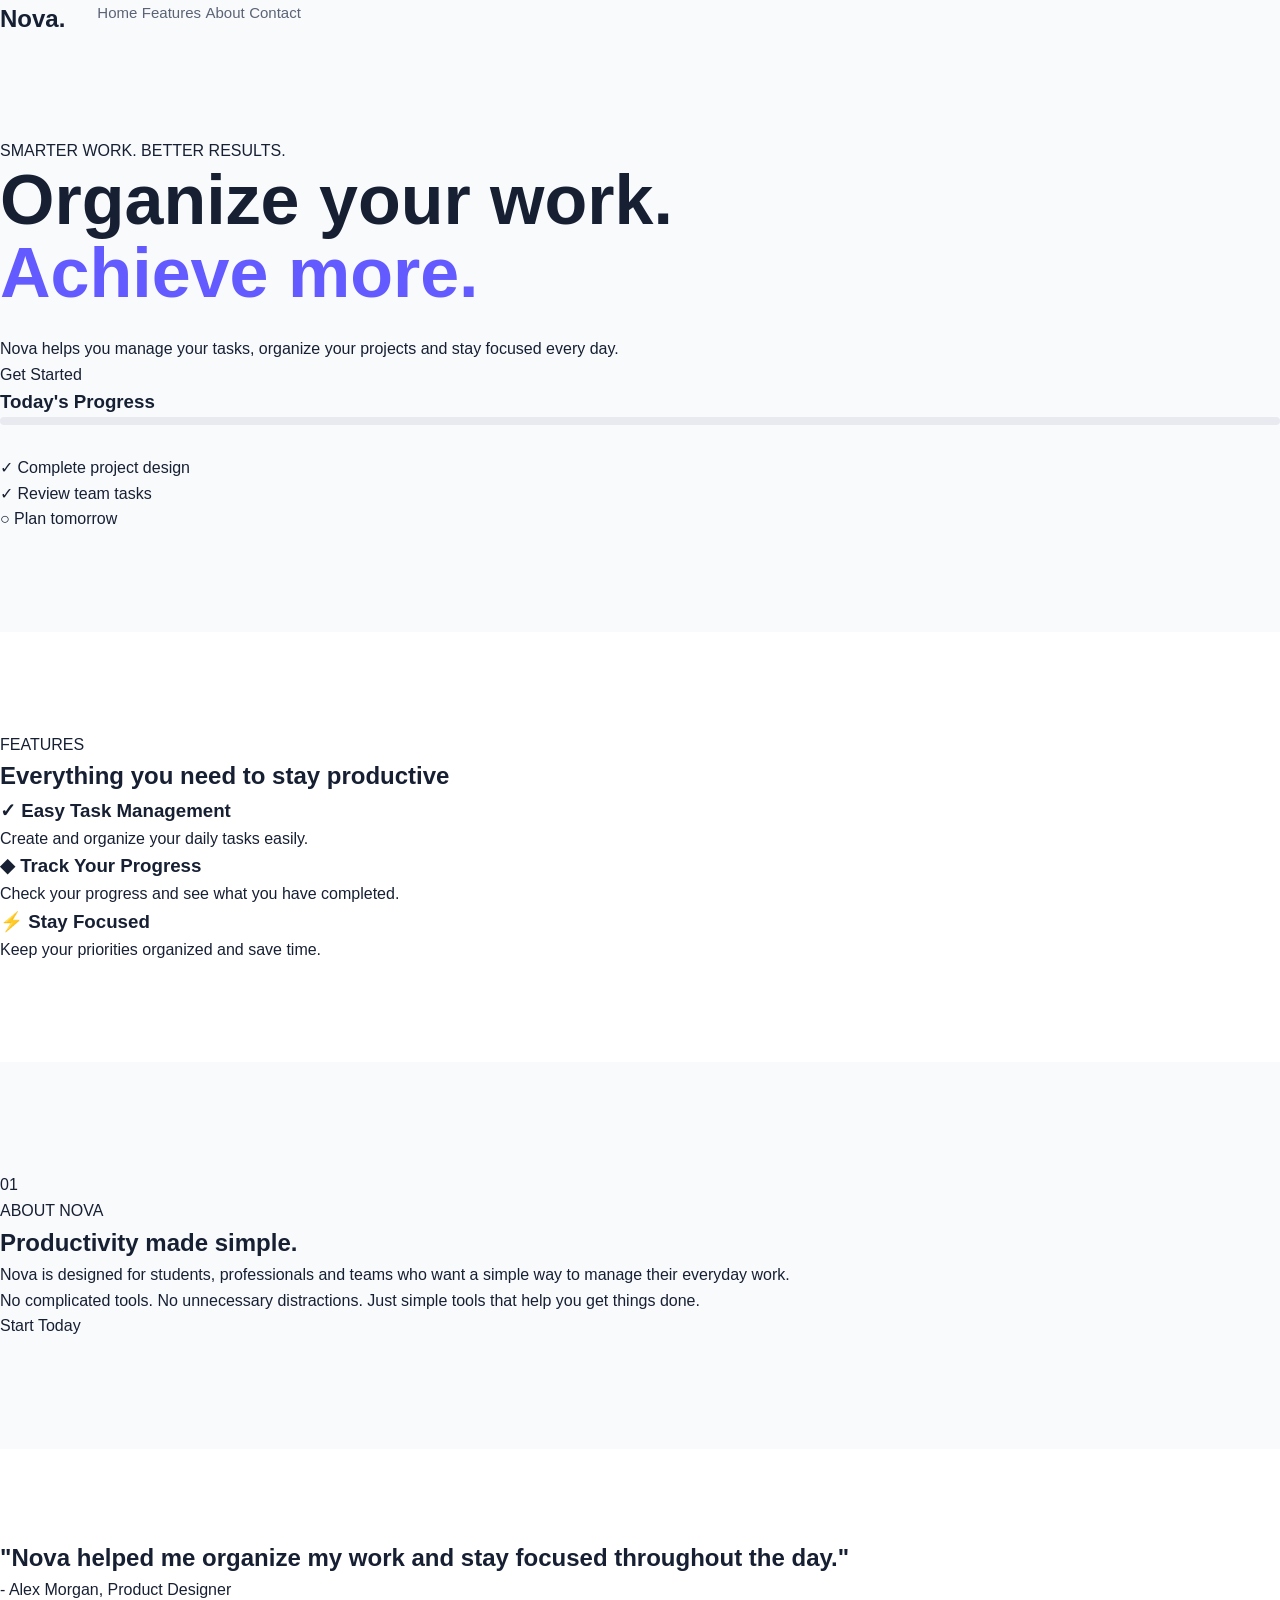
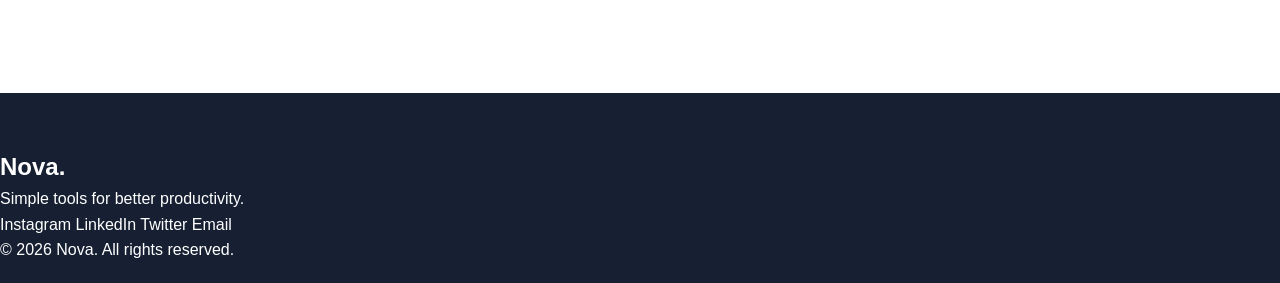
<file: Task1-Landing-Page/index.html>
<!DOCTYPE html>
<html lang="en">
<head>
    <meta charset="UTF-8">
    <meta name="viewport" content="width=device-width, initial-scale=1.0">
    <title>Nova - Productivity</title>
    <link rel="stylesheet" href="style.css">
</head>

<body>

    <nav>
        <h2>Nova<span>.</span></h2>

        <div>
            <a href="#home">Home</a>
            <a href="#features">Features</a>
            <a href="#about">About</a>
            <a href="#contact">Contact</a>
        </div>
    </nav>

    <section id="home" class="hero">
        <div>
            <p class="small-title">SMARTER WORK. BETTER RESULTS.</p>

            <h1>Organize your work.<br>
                <span>Achieve more.</span>
            </h1>

            <p>
                Nova helps you manage your tasks, organize your projects
                and stay focused every day.
            </p>

            <a href="#features" class="button">Get Started</a>
        </div>

        <div class="box">
            <h3>Today's Progress</h3>

            <div class="progress">
                <div></div>
            </div>

            <p>✓ Complete project design</p>
            <p>✓ Review team tasks</p>
            <p>○ Plan tomorrow</p>
        </div>
    </section>


    <section id="features" class="features">
        <p class="small-title">FEATURES</p>

        <h2>Everything you need to stay productive</h2>

        <div class="cards">

            <div class="card">
                <h3>✓ Easy Task Management</h3>
                <p>
                    Create and organize your daily tasks easily.
                </p>
            </div>

            <div class="card">
                <h3>◆ Track Your Progress</h3>
                <p>
                    Check your progress and see what you have completed.
                </p>
            </div>

            <div class="card">
                <h3>⚡ Stay Focused</h3>
                <p>
                    Keep your priorities organized and save time.
                </p>
            </div>

        </div>
    </section>


    <section id="about" class="about">

        <div class="about-image">
            <div>01</div>
        </div>

        <div>
            <p class="small-title">ABOUT NOVA</p>

            <h2>Productivity made simple.</h2>

            <p>
                Nova is designed for students, professionals and teams
                who want a simple way to manage their everyday work.
            </p>

            <p>
                No complicated tools. No unnecessary distractions.
                Just simple tools that help you get things done.
            </p>

            <a href="#contact" class="button">Start Today</a>
        </div>

    </section>


    <section class="testimonial">
        <h2>
            "Nova helped me organize my work and stay focused
            throughout the day."
        </h2>

        <p>- Alex Morgan, Product Designer</p>
    </section>


    <footer id="contact">

        <h2>Nova<span>.</span></h2>

        <p>Simple tools for better productivity.</p>

        <div>
            <a href="#">Instagram</a>
            <a href="#">LinkedIn</a>
            <a href="#">Twitter</a>
            <a href="mailto:hello@nova.com">Email</a>
        </div>

        <p>© 2026 Nova. All rights reserved.</p>

    </footer>

</body>
</html>
</file>
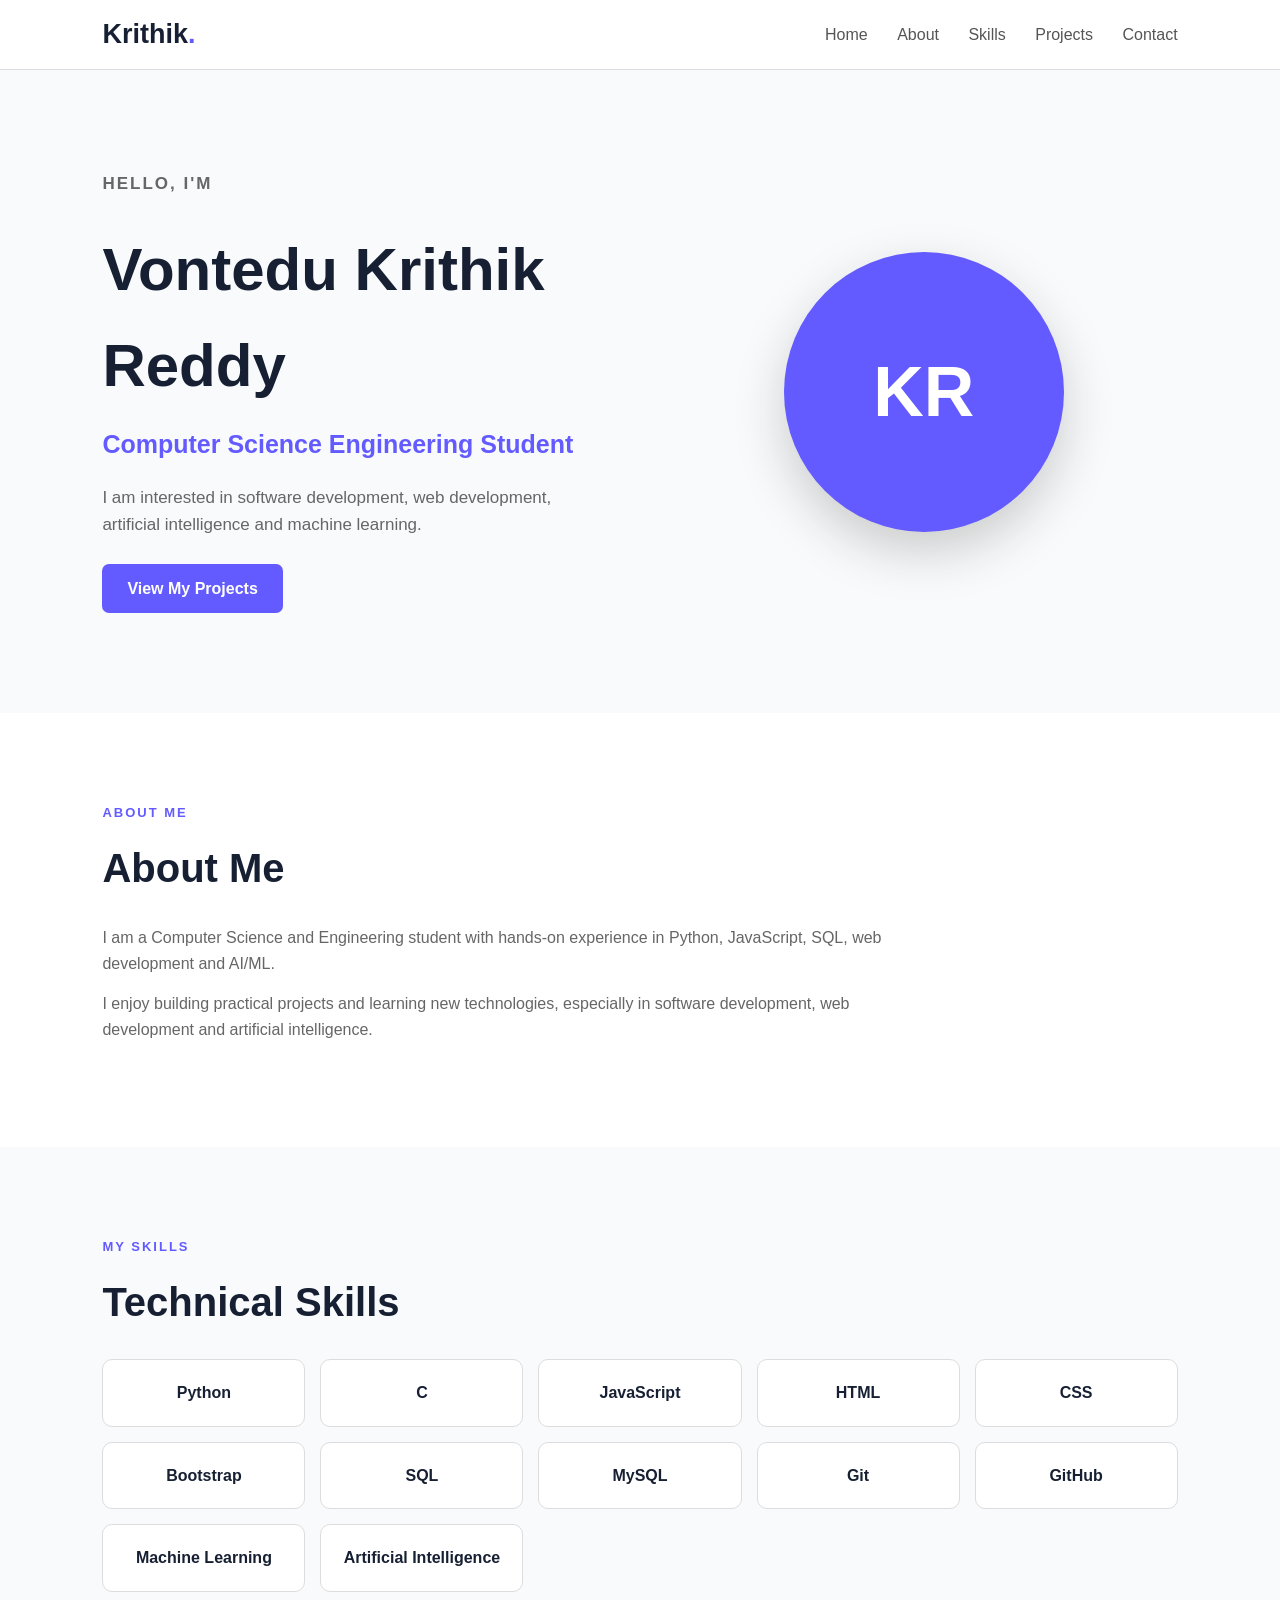
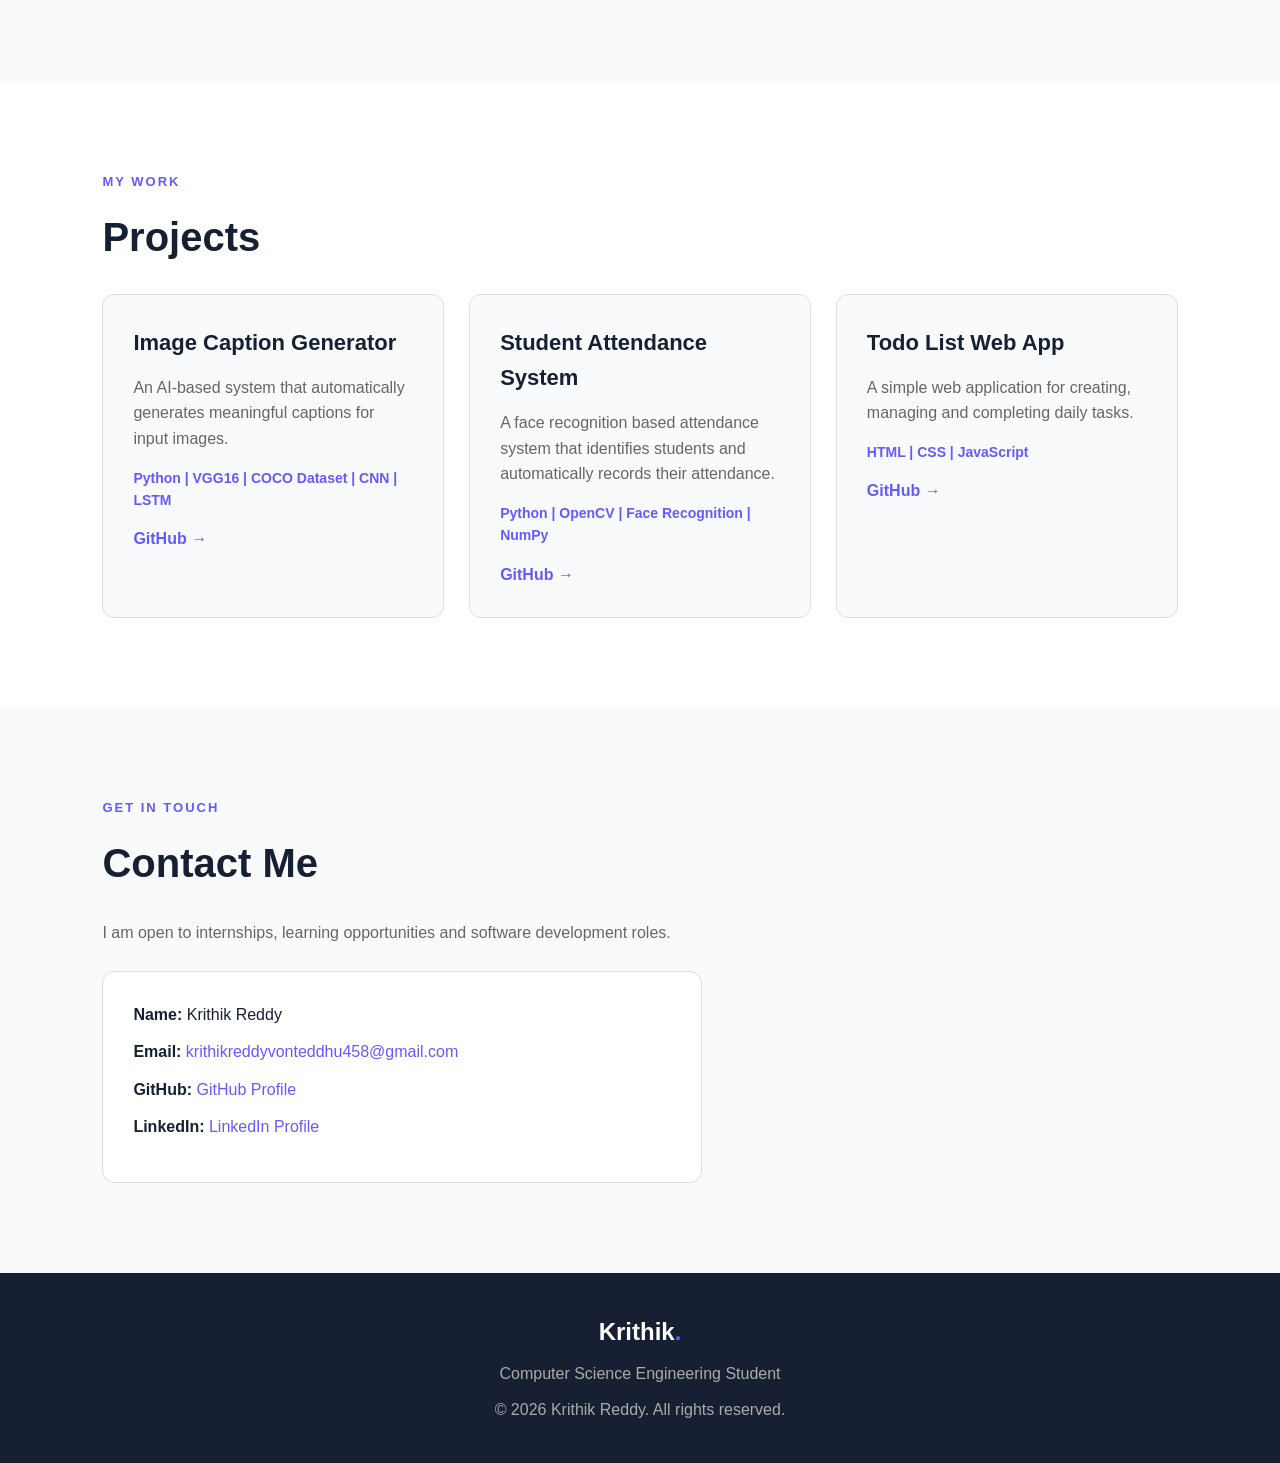
<file: Task2-Portfolio/index.html>
<!DOCTYPE html>
<html lang="en">

<head>
    <meta charset="UTF-8">
    <meta name="viewport" content="width=device-width, initial-scale=1.0">

    <title>Krithik Reddy | Portfolio</title>

    <link rel="stylesheet" href="style.css">
</head>

<body>

    <!-- Navigation -->

    <nav>
        <h2>Krithik<span>.</span></h2>

        <div>
            <a href="#home">Home</a>
            <a href="#about">About</a>
            <a href="#skills">Skills</a>
            <a href="#projects">Projects</a>
            <a href="#contact">Contact</a>
        </div>
    </nav>


    <!-- Hero Section -->

    <section id="home" class="hero">

        <div class="hero-text">

            <p class="small-title">HELLO, I'M</p>

            <h1>Vontedu Krithik Reddy</h1>

            <h2>Computer Science Engineering Student</h2>

            <p>
                I am interested in software development, web development,
                artificial intelligence and machine learning.
            </p>

            <a href="#projects" class="button">
                View My Projects
            </a>

        </div>


        <div class="profile">
            <div class="avatar">
                KR
            </div>
        </div>

    </section>


    <!-- About Section -->

    <section id="about" class="about">

        <p class="small-title">ABOUT ME</p>

        <h2>About Me</h2>

        <p>
            I am a Computer Science and Engineering student with hands-on
            experience in Python, JavaScript, SQL, web development and AI/ML.
        </p>

        <p>
            I enjoy building practical projects and learning new technologies,
            especially in software development, web development and
            artificial intelligence.
        </p>

    </section>


    <!-- Skills Section -->

    <section id="skills" class="skills">

        <p class="small-title">MY SKILLS</p>

        <h2>Technical Skills</h2>

        <div class="skill-list">

            <div class="skill">Python</div>

            <div class="skill">C</div>

            <div class="skill">JavaScript</div>

            <div class="skill">HTML</div>

            <div class="skill">CSS</div>

            <div class="skill">Bootstrap</div>

            <div class="skill">SQL</div>

            <div class="skill">MySQL</div>

            <div class="skill">Git</div>

            <div class="skill">GitHub</div>

            <div class="skill">Machine Learning</div>

            <div class="skill">Artificial Intelligence</div>

        </div>

    </section>


    <!-- Projects Section -->

    <section id="projects" class="projects">

        <p class="small-title">MY WORK</p>

        <h2>Projects</h2>

        <div class="project-list">


            <!-- Project 1 -->

            <div class="project-card">

                <h3>Image Caption Generator</h3>

                <p>
                    An AI-based system that automatically generates meaningful
                    captions for input images.
                </p>

                <p class="tech">
                    Python | VGG16 | COCO Dataset | CNN | LSTM
                </p>

                <a
                    href="https://github.com/krithikreddyvonteddhu458-creator"
                    target="_blank"
                    class="project-link">
                    GitHub →
                </a>

            </div>


            <!-- Project 2 -->

            <div class="project-card">

                <h3>Student Attendance System</h3>

                <p>
                    A face recognition based attendance system that identifies
                    students and automatically records their attendance.
                </p>

                <p class="tech">
                    Python | OpenCV | Face Recognition | NumPy
                </p>

                <a
                    href="https://github.com/krithikreddyvonteddhu458-creator"
                    target="_blank"
                    class="project-link">
                    GitHub →
                </a>

            </div>


            <!-- Project 3 -->

            <div class="project-card">

                <h3>Todo List Web App</h3>

                <p>
                    A simple web application for creating, managing and
                    completing daily tasks.
                </p>

                <p class="tech">
                    HTML | CSS | JavaScript
                </p>

                <a
                    href="https://github.com/krithikreddyvonteddhu458-creator"
                    target="_blank"
                    class="project-link">
                    GitHub →
                </a>

            </div>

        </div>

    </section>


    <!-- Contact Section -->

    <section id="contact" class="contact">

        <p class="small-title">GET IN TOUCH</p>

        <h2>Contact Me</h2>

        <p>
            I am open to internships, learning opportunities and
            software development roles.
        </p>


        <div class="contact-info">

            <p>
                <strong>Name:</strong>
                Krithik Reddy
            </p>


            <p>
                <strong>Email:</strong>

                <a href="mailto:krithikreddyvonteddhu458@gmail.com">
                    krithikreddyvonteddhu458@gmail.com
                </a>
            </p>


            <p>
                <strong>GitHub:</strong>

                <a
                    href="https://github.com/krithikreddyvonteddhu458-creator"
                    target="_blank">
                    GitHub Profile
                </a>
            </p>


            <p>
                <strong>LinkedIn:</strong>

                <a
                    href="https://linkedin.com/in/krithik-reddy-vontedu-863125349"
                    target="_blank">
                    LinkedIn Profile
                </a>
            </p>

        </div>

    </section>


    <!-- Footer -->

    <footer>

        <h2>Krithik<span>.</span></h2>

        <p>
            Computer Science Engineering Student
        </p>

        <p>
            © 2026 Krithik Reddy. All rights reserved.
        </p>

    </footer>

</body>

</html>
</file>
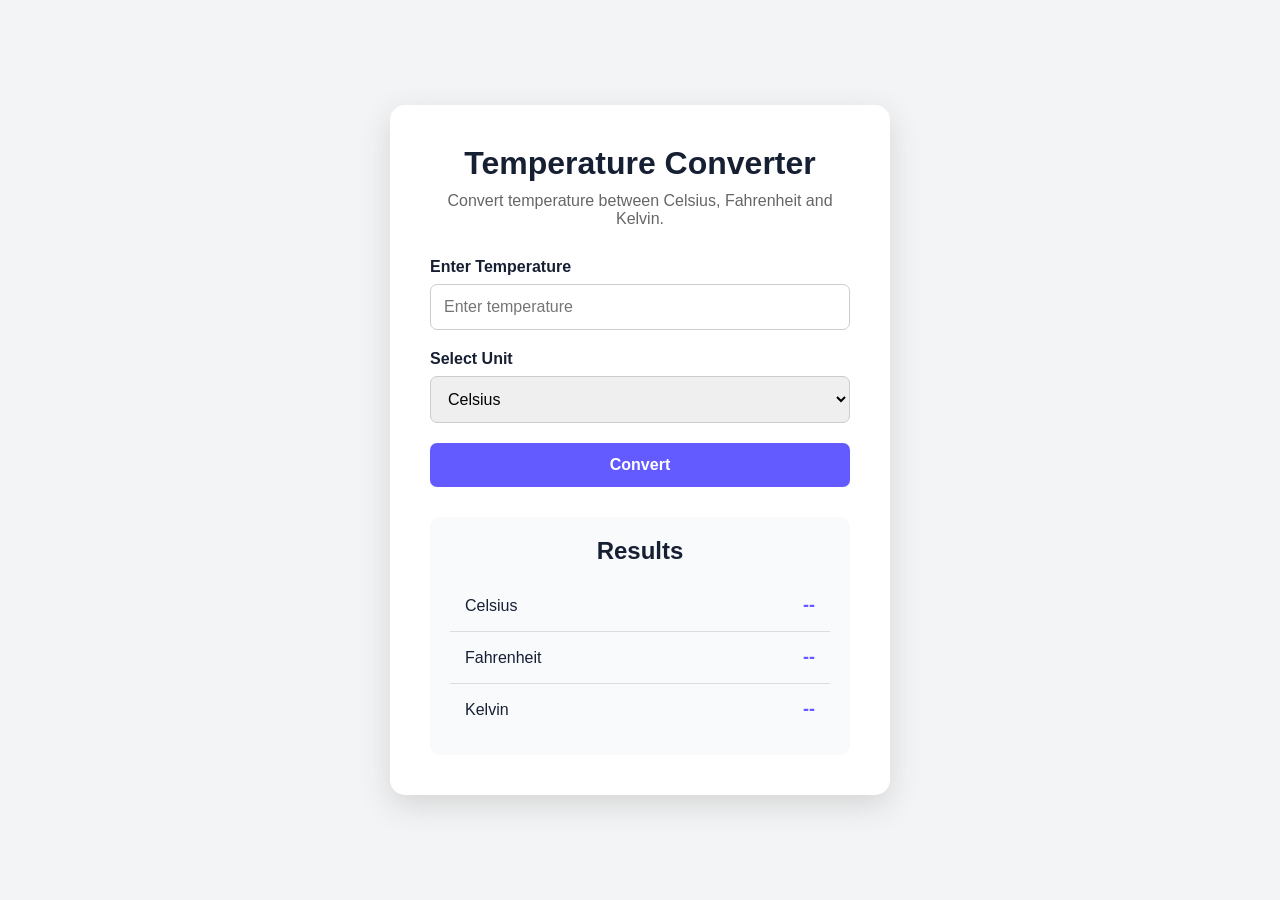
<file: Task3-Temperature-Converter/index.html>
<!DOCTYPE html>
<html lang="en">

<head>
    <meta charset="UTF-8">
    <meta name="viewport" content="width=device-width, initial-scale=1.0">

    <title>Temperature Converter</title>

    <link rel="stylesheet" href="style.css">
</head>

<body>

    <div class="container">

        <h1>Temperature Converter</h1>

        <p>Convert temperature between Celsius, Fahrenheit and Kelvin.</p>


        <div class="form">

            <label for="temperature">Enter Temperature</label>

            <input
                type="text"
                id="temperature"
                placeholder="Enter temperature"
            >


            <label for="unit">Select Unit</label>

            <select id="unit">
                <option value="celsius">Celsius</option>
                <option value="fahrenheit">Fahrenheit</option>
                <option value="kelvin">Kelvin</option>
            </select>


            <button onclick="convertTemperature()">
                Convert
            </button>

        </div>


        <p id="error"></p>


        <div class="results">

            <h2>Results</h2>

            <div class="result">
                <span>Celsius</span>
                <strong id="celsius">--</strong>
            </div>

            <div class="result">
                <span>Fahrenheit</span>
                <strong id="fahrenheit">--</strong>
            </div>

            <div class="result">
                <span>Kelvin</span>
                <strong id="kelvin">--</strong>
            </div>

        </div>

    </div>


    <script src="script.js"></script>

</body>

</html>
</file>
<file: Task1-Landing-Page/style.css>
/* =========================
   RESET
========================= */

* {
    margin: 0;
    padding: 0;
    box-sizing: border-box;
}

html {
    scroll-behavior: smooth;
}

body {
    font-family: Arial, Helvetica, sans-serif;
    color: #172033;
    background: #f8fafc;
    line-height: 1.6;
}

a {
    text-decoration: none;
    color: inherit;
}

.container {
    width: 90%;
    max-width: 1150px;
    margin: auto;
}


/* =========================
   NAVBAR
========================= */

.navbar {
    position: sticky;
    top: 0;
    z-index: 1000;

    background: rgba(248, 250, 252, 0.95);
    border-bottom: 1px solid #e5e7eb;
}

.nav-content {
    min-height: 72px;

    display: flex;
    align-items: center;
    justify-content: space-between;
}

.logo {
    font-size: 26px;
    font-weight: 800;
    color: #172033;
}

.logo span {
    color: #635bff;
}

nav {
    display: flex;
    gap: 32px;
}

nav a {
    font-size: 15px;
    color: #5b6475;
    transition: 0.3s;
}

nav a:hover {
    color: #635bff;
}

.nav-btn {
    background: #635bff;
    color: white;

    padding: 10px 20px;
    border-radius: 8px;

    font-size: 14px;
    font-weight: 600;
}


/* =========================
   HERO
========================= */

.hero {
    padding: 100px 0;
    background: #f8fafc;
}

.hero-content {
    display: grid;
    grid-template-columns: 1.1fr 0.9fr;
    gap: 70px;

    align-items: center;
}

.tag {
    color: #635bff;
    font-size: 13px;
    font-weight: 700;
    letter-spacing: 1.5px;

    margin-bottom: 18px;
}

.hero h1 {
    font-size: clamp(42px, 6vw, 70px);
    line-height: 1.05;
    margin-bottom: 25px;
}

.hero h1 span {
    display: block;
    color: #635bff;
}

.hero-description {
    max-width: 550px;
    color: #667085;
    font-size: 18px;
    margin-bottom: 32px;
}

.hero-buttons {
    display: flex;
    gap: 15px;
    align-items: center;
}

.primary-btn {
    display: inline-block;

    background: #635bff;
    color: white;

    padding: 13px 25px;
    border-radius: 8px;

    font-weight: 600;

    transition: 0.3s;
}

.primary-btn:hover {
    background: #5148e5;
    transform: translateY(-2px);
}

.secondary-btn {
    color: #172033;
    font-weight: 600;
}


/* =========================
   HERO CARD
========================= */

.hero-card {
    background: white;
    padding: 30px;

    border-radius: 20px;

    box-shadow: 0 20px 60px rgba(31, 41, 55, 0.1);

    border: 1px solid #edf0f5;
}

.card-top {
    display: flex;
    justify-content: space-between;

    font-weight: 700;
    margin-bottom: 15px;
}

.progress {
    height: 8px;
    background: #e9eaf0;

    border-radius: 20px;
    overflow: hidden;

    margin-bottom: 30px;
}

.progress-bar {
    width: 75%;
    height: 100%;
    background: #635bff;
}

.task {
    display: flex;
    gap: 15px;

    padding: 17px 0;

    border-bottom: 1px solid #eef0f4;
}

.task:last-child {
    border-bottom: none;
}

.task h3 {
    font-size: 15px;
}

.task p {
    color: #8a93a3;
    font-size: 13px;
}

.check {
    width: 25px;
    height: 25px;

    display: flex;
    align-items: center;
    justify-content: center;

    background: #635bff;
    color: white;

    border-radius: 50%;

    font-size: 13px;
}

.circle {
    width: 25px;
    height: 25px;

    border: 2px solid #cbd0da;
    border-radius: 50%;
}


/* =========================
   FEATURES
========================= */

.features {
    padding: 100px 0;
    background: white;
}

.section-heading {
    text-align: center;
    max-width: 650px;
    margin: 0 auto 55px;
}

.section-heading h2 {
    font-size: 42px;
    line-height: 1.15;
    margin-bottom: 15px;
}

.section-heading > p:last-child {
    color: #667085;
}

.feature-grid {
    display: grid;
    grid-template-columns: repeat(3, 1fr);
    gap: 25px;
}

.feature-card {
    padding: 35px;

    background: #f8fafc;

    border: 1px solid #e8ebf0;
    border-radius: 15px;

    transition: 0.3s;
}

.feature-card:hover {
    transform: translateY(-6px);
    box-shadow: 0 15px 35px rgba(31, 41, 55, 0.08);
}

.icon {
    width: 48px;
    height: 48px;

    display: flex;
    align-items: center;
    justify-content: center;

    background: #635bff;
    color: white;

    border-radius: 12px;

    margin-bottom: 25px;

    font-weight: bold;
}

.feature-card h3 {
    font-size: 20px;
    margin-bottom: 12px;
}

.feature-card p {
    color: #667085;
}


/* =========================
   ABOUT
========================= */

.about {
    padding: 110px 0;
    background: #f8fafc;
}

.about-content {
    display: grid;
    grid-template-columns: 1fr 1fr;
    gap: 80px;

    align-items: center;
}

.about-box {
    min-height: 360px;

    border-radius: 25px;

    background: #172033;

    position: relative;
    overflow: hidden;

    display: flex;
    align-items: center;
    justify-content: center;
}

.circle-design {
    width: 240px;
    height: 240px;

    border: 45px solid #635bff;
    border-radius: 50%;
}

.about-number {
    position: absolute;

    right: 30px;
    bottom: 20px;

    font-size: 70px;
    font-weight: 800;

    color: rgba(255, 255, 255, 0.1);
}

.about-text h2 {
    font-size: 44px;
    line-height: 1.1;
    margin-bottom: 25px;
}

.about-text > p:not(.tag) {
    color: #667085;
    margin-bottom: 18px;
}


/* =========================
   TESTIMONIAL
========================= */

.testimonial {
    padding: 90px 0;
    background: white;
}

.testimonial-box {
    max-width: 800px;
    text-align: center;
}

.quote {
    font-size: 27px;
    font-weight: 500;
    line-height: 1.5;

    margin-bottom: 30px;
}

.person {
    display: flex;
    justify-content: center;
    align-items: center;
    gap: 12px;
}

.avatar {
    width: 45px;
    height: 45px;

    display: flex;
    align-items: center;
    justify-content: center;

    background: #635bff;
    color: white;

    border-radius: 50%;

    font-weight: bold;
}

.person h3 {
    font-size: 15px;
}

.person p {
    color: #8a93a3;
    font-size: 13px;
}


/* =========================
   FOOTER
========================= */

footer {
    background: #172033;
    color: white;

    padding: 55px 0 20px;
}

.footer-content {
    display: flex;
    justify-content: space-between;
    gap: 30px;

    padding-bottom: 40px;
}

.footer-content .logo {
    color: white;
}

.footer-content p {
    color: #aab2c0;
    margin-top: 10px;
}

.footer-links {
    display: flex;
    gap: 25px;
    align-items: center;
}

.footer-links a {
    color: #c3c9d4;
    font-size: 14px;
}

.footer-links a:hover {
    color: white;
}

.copyright {
    border-top: 1px solid #30394a;

    padding-top: 20px;

    text-align: center;

    color: #8d96a6;
    font-size: 13px;
}


/* =========================
   RESPONSIVE DESIGN
========================= */

@media (max-width: 800px) {

    .nav-content {
        min-height: 65px;
    }

    nav {
        display: none;
    }

    .hero {
        padding: 70px 0;
    }

    .hero-content {
        grid-template-columns: 1fr;
        gap: 50px;
    }

    .hero h1 {
        font-size: 45px;
    }

    .feature-grid {
        grid-template-columns: 1fr;
    }

    .about-content {
        grid-template-columns: 1fr;
        gap: 45px;
    }

    .about-box {
        min-height: 280px;
    }

    .section-heading h2 {
        font-size: 34px;
    }

    .about-text h2 {
        font-size: 36px;
    }

    .footer-content {
        flex-direction: column;
    }

    .footer-links {
        flex-wrap: wrap;
    }
}


@media (max-width: 480px) {

    .container {
        width: 92%;
    }

    .nav-btn {
        padding: 8px 14px;
        font-size: 12px;
    }

    .hero h1 {
        font-size: 40px;
    }

    .hero-description {
        font-size: 16px;
    }

    .hero-buttons {
        flex-direction: column;
        align-items: flex-start;
    }

    .hero-card {
        padding: 22px;
    }

    .features,
    .about {
        padding: 70px 0;
    }

    .quote {
        font-size: 21px;
    }
}
</file>
<file: Task2-Portfolio/style.css>
* {
    margin: 0;
    padding: 0;
    box-sizing: border-box;
}

html {
    scroll-behavior: smooth;
}

body {
    font-family: Arial, sans-serif;
    color: #172033;
    background: #f8fafc;
    line-height: 1.6;
}


/* Navigation */

nav {
    position: sticky;
    top: 0;
    z-index: 10;

    height: 70px;
    padding: 0 8%;

    display: flex;
    justify-content: space-between;
    align-items: center;

    background: white;
    border-bottom: 1px solid #ddd;
}

nav h2 {
    font-size: 27px;
}

nav h2 span,
footer span {
    color: #635bff;
}

nav a {
    text-decoration: none;
    color: #555;
    margin-left: 25px;
}

nav a:hover {
    color: #635bff;
}


/* Hero */

.hero {
    min-height: 600px;
    padding: 100px 8%;

    display: grid;
    grid-template-columns: 1fr 1fr;
    align-items: center;
    gap: 60px;
}

.small-title {
    color: #635bff;
    font-size: 13px;
    font-weight: bold;
    letter-spacing: 2px;
    margin-bottom: 12px;
}

.hero h1 {
    font-size: 60px;
    margin-bottom: 10px;
}

.hero h2 {
    color: #635bff;
    font-size: 25px;
    margin-bottom: 20px;
}

.hero p {
    max-width: 550px;
    color: #666;
    font-size: 17px;
    margin-bottom: 25px;
}

.button {
    display: inline-block;

    padding: 12px 25px;

    background: #635bff;
    color: white;

    text-decoration: none;
    border-radius: 7px;

    font-weight: bold;
}

.button:hover {
    background: #4d45d8;
}


/* Profile */

.profile {
    display: flex;
    justify-content: center;
    align-items: center;
}

.avatar {
    width: 280px;
    height: 280px;

    display: flex;
    justify-content: center;
    align-items: center;

    border-radius: 50%;

    background: #635bff;
    color: white;

    font-size: 70px;
    font-weight: bold;

    box-shadow: 0 20px 50px #ccc;
}


/* About */

.about {
    padding: 90px 8%;
    background: white;
}

.about h2,
.skills h2,
.projects h2,
.contact h2 {
    font-size: 40px;
    margin-bottom: 25px;
}

.about p:not(.small-title) {
    max-width: 800px;
    color: #666;
    margin-bottom: 15px;
}


/* Skills */

.skills {
    padding: 90px 8%;
}

.skill-list {
    display: grid;
    grid-template-columns: repeat(5, 1fr);
    gap: 15px;
}

.skill {
    padding: 20px;
    text-align: center;

    background: white;
    border: 1px solid #ddd;
    border-radius: 10px;

    font-weight: bold;
}

.skill:hover {
    background: #635bff;
    color: white;
}


/* Projects */

.projects {
    padding: 90px 8%;
    background: white;
}

.project-list {
    display: grid;
    grid-template-columns: repeat(3, 1fr);
    gap: 25px;
}

.project-card {
    padding: 30px;

    border: 1px solid #ddd;
    border-radius: 12px;

    background: #f8fafc;
}

.project-card h3 {
    font-size: 22px;
    margin-bottom: 15px;
}

.project-card p {
    color: #666;
    margin-bottom: 15px;
}

.project-card .tech {
    font-size: 14px;
    color: #635bff;
    font-weight: bold;
}

.project-link {
    color: #635bff;
    text-decoration: none;
    font-weight: bold;
}

.project-link:hover {
    text-decoration: underline;
}


/* Contact */

.contact {
    padding: 90px 8%;
}

.contact > p:not(.small-title) {
    color: #666;
    margin-bottom: 25px;
}

.contact-info {
    background: white;
    max-width: 600px;

    padding: 30px;

    border-radius: 12px;
    border: 1px solid #ddd;
}

.contact-info p {
    margin-bottom: 12px;
}

.contact-info a {
    color: #635bff;
    text-decoration: none;
}


/* Footer */

footer {
    padding: 40px 8%;

    text-align: center;

    background: #172033;
    color: white;
}

footer p {
    color: #aaa;
    margin-top: 10px;
}


/* Mobile */

@media (max-width: 800px) {

    nav {
        padding: 0 5%;
    }

    nav a {
        margin-left: 10px;
        font-size: 12px;
    }

    .hero {
        grid-template-columns: 1fr;
        padding: 70px 5%;
        text-align: center;
    }

    .hero p {
        margin-left: auto;
        margin-right: auto;
    }

    .profile {
        order: -1;
    }

    .avatar {
        width: 200px;
        height: 200px;
        font-size: 50px;
    }

    .skill-list {
        grid-template-columns: repeat(2, 1fr);
    }

    .project-list {
        grid-template-columns: 1fr;
    }

    .about,
    .skills,
    .projects,
    .contact {
        padding: 70px 5%;
    }
}


@media (max-width: 500px) {

    nav h2 {
        font-size: 21px;
    }

    nav a {
        font-size: 10px;
        margin-left: 5px;
    }

    .hero h1 {
        font-size: 42px;
    }

    .hero h2 {
        font-size: 20px;
    }

    .about h2,
    .skills h2,
    .projects h2,
    .contact h2 {
        font-size: 32px;
    }

    .skill-list {
        grid-template-columns: 1fr 1fr;
    }
}
</file>
<file: Task3-Temperature-Converter/style.css>
* {
    margin: 0;
    padding: 0;
    box-sizing: border-box;
}

body {
    font-family: Arial, sans-serif;
    background: #f3f4f6;
    color: #172033;

    min-height: 100vh;

    display: flex;
    justify-content: center;
    align-items: center;
}

.container {
    width: 90%;
    max-width: 500px;

    background: white;

    padding: 40px;

    border-radius: 15px;

    box-shadow: 0 10px 30px #d5d5d5;
}

h1 {
    text-align: center;
    font-size: 32px;
    margin-bottom: 10px;
}

.container > p {
    text-align: center;
    color: #666;
    margin-bottom: 30px;
}

.form {
    display: flex;
    flex-direction: column;
}

label {
    font-weight: bold;
    margin-bottom: 8px;
}

input,
select {
    width: 100%;

    padding: 13px;

    margin-bottom: 20px;

    border: 1px solid #ccc;
    border-radius: 7px;

    font-size: 16px;
}

input:focus,
select:focus {
    outline: none;
    border-color: #635bff;
}

button {
    padding: 13px;

    border: none;
    border-radius: 7px;

    background: #635bff;
    color: white;

    font-size: 16px;
    font-weight: bold;

    cursor: pointer;
}

button:hover {
    background: #4d45d8;
}

#error {
    color: red;
    font-weight: bold;
    margin-top: 15px;
    text-align: center;
}

.results {
    margin-top: 30px;

    padding: 20px;

    background: #f8fafc;

    border-radius: 10px;
}

.results h2 {
    text-align: center;
    margin-bottom: 15px;
}

.result {
    display: flex;
    justify-content: space-between;
    align-items: center;

    padding: 15px;

    border-bottom: 1px solid #ddd;
}

.result:last-child {
    border-bottom: none;
}

.result strong {
    color: #635bff;
    font-size: 18px;
}


/* Mobile */

@media (max-width: 500px) {

    .container {
        padding: 25px;
    }

    h1 {
        font-size: 26px;
    }

    .result {
        padding: 12px;
    }
}
</file>
